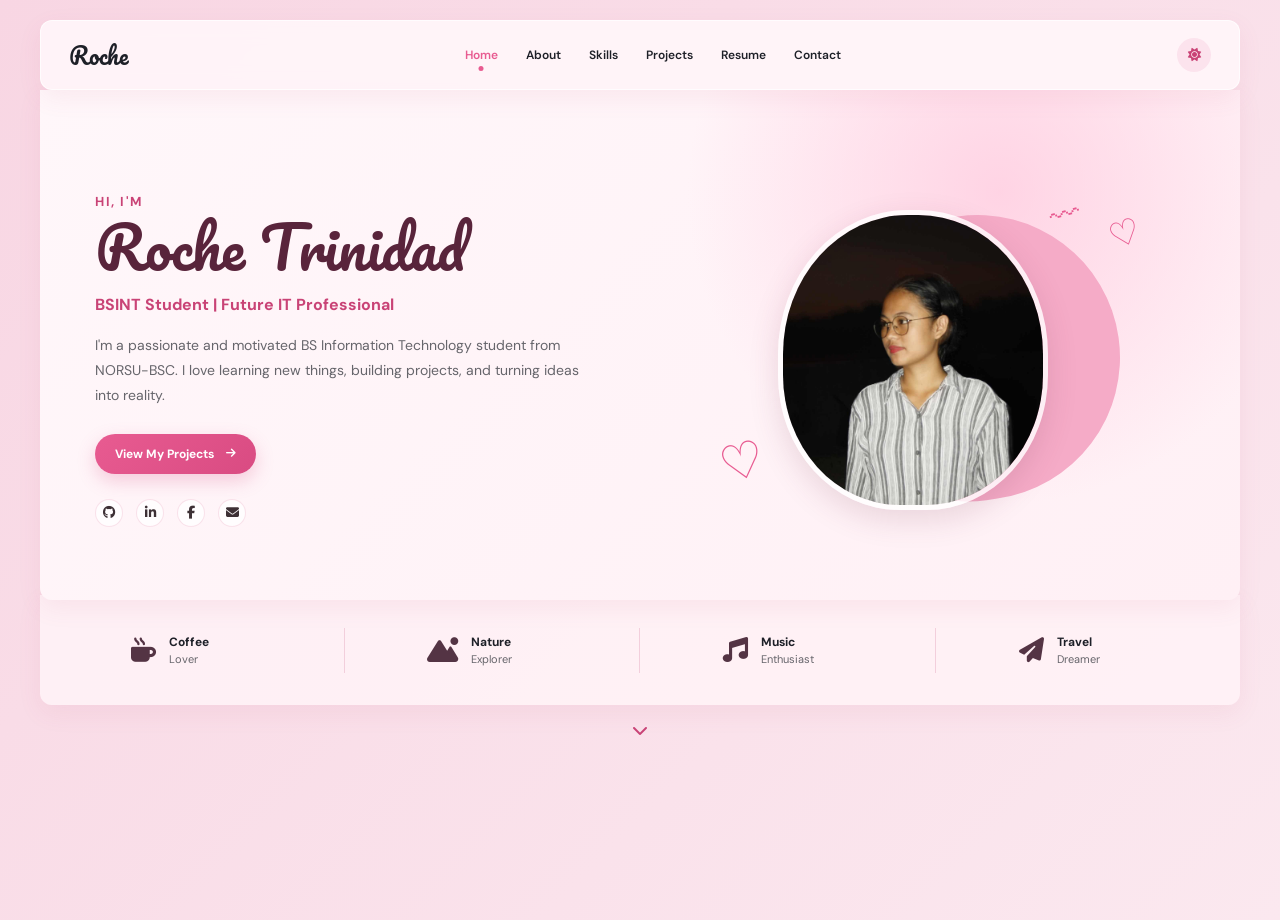
<file: index.html>
<!DOCTYPE html>
    <html lang="en">
    <head>
        <meta charset="UTF-8">
        <meta name="viewport" content="width=device-width, initial-scale=1.0">

        <title>Roche Trinidad | Portfolio</title>

        <!-- Google Fonts -->
        <link rel="preconnect" href="https://fonts.googleapis.com">
        <link rel="preconnect" href="https://fonts.gstatic.com" crossorigin>

        <link href="https://fonts.googleapis.com/css2?family=DM+Sans:wght@400;500;600;700&family=Pacifico&display=swap" rel="stylesheet">

        <link rel="stylesheet"
            href="https://cdnjs.cloudflare.com/ajax/libs/font-awesome/6.5.2/css/all.min.css">

        <link rel="stylesheet" href="style.css">
    </head>

    <body>

        <header class="header">

            <div class="logo">
                Roche
            </div>

            <nav class="navbar">
                <a href="index.html" class="active">Home</a>
                <a href="about.html">About</a>
                <a href="skills.html">Skills</a>
                <a href="projects.html">Projects</a>
                <a href="resume.html">Resume</a>
                <a href="contact.html">Contact</a>
            </nav>

            <button class="theme-btn" id="themeBtn" aria-label="Change theme">
                <i class="fa-solid fa-sun"></i>
            </button>

        </header>


        <main>

            <section class="hero">

                <!-- LEFT SIDE -->
                <div class="hero-content">

                    <p class="small-title">
                        HI, I'M
                    </p>

                    <h1>
                        Roche Trinidad
                    </h1>

                    <h2>
                        BSINT Student | Future IT Professional
                    </h2>

                    <p class="hero-description">
                        I'm a passionate and motivated BS Information Technology
                        student from NORSU-BSC. I love learning new things,
                        building projects, and turning ideas into reality.
                    </p>

                    <a href="projects.html" class="primary-btn">
                        View My Projects
                        <i class="fa-solid fa-arrow-right"></i>
                    </a>


                    <!-- SOCIAL LINKS -->
                    <div class="social-links">

                        <a href="#" aria-label="GitHub">
                            <i class="fa-brands fa-github"></i>
                        </a>

                        <a href="#" aria-label="LinkedIn">
                            <i class="fa-brands fa-linkedin-in"></i>
                        </a>

                        <a href="#" aria-label="Facebook">
                            <i class="fa-brands fa-facebook-f"></i>
                        </a>

                        <a href="mailto:rochetrinidad@gmail.com"
                        aria-label="Email">
                            <i class="fa-solid fa-envelope"></i>
                        </a>

                    </div>

                </div>


                <!-- RIGHT SIDE -->
                <div class="hero-image-container">

                    <!-- Decorative circle -->
                    <div class="pink-circle"></div>

                    <!-- Profile image -->
                    <div class="profile-frame">

                        <img
                            src="img/profile.jpg"
                            alt="Roche Trinidad"
                            class="profile-image"
                        >

                    </div>

                    <!-- Decorative doodles -->
                    <div class="doodle doodle-one">
                        ♡
                    </div>

                    <div class="doodle doodle-two">
                        〰
                    </div>

                    <div class="doodle doodle-three">
                        ♡
                    </div>

                </div>

            </section>



            <section class="highlights">

                <div class="highlight-item">

                    <div class="highlight-icon">
                        <i class="fa-solid fa-mug-hot"></i>
                    </div>

                    <div>
                        <h3>Coffee</h3>
                        <p>Lover</p>
                    </div>

                </div>


                <div class="highlight-divider"></div>


                <div class="highlight-item">

                    <div class="highlight-icon">
                        <i class="fa-solid fa-mountain-sun"></i>
                    </div>

                    <div>
                        <h3>Nature</h3>
                        <p>Explorer</p>
                    </div>

                </div>


                <div class="highlight-divider"></div>


                <div class="highlight-item">

                    <div class="highlight-icon">
                        <i class="fa-solid fa-music"></i>
                    </div>

                    <div>
                        <h3>Music</h3>
                        <p>Enthusiast</p>
                    </div>

                </div>


                <div class="highlight-divider"></div>


                <div class="highlight-item">

                    <div class="highlight-icon">
                        <i class="fa-solid fa-paper-plane"></i>
                    </div>

                    <div>
                        <h3>Travel</h3>
                        <p>Dreamer</p>
                    </div>

                </div>

            </section>



            <div class="bottom-wave">

                <div class="wave-shape"></div>

            </div>


            <a href="about.html" class="scroll-down">
                <i class="fa-solid fa-chevron-down"></i>
            </a>

        </main>


        <script src="script.js"></script>

    </body>
    </html>
</file>
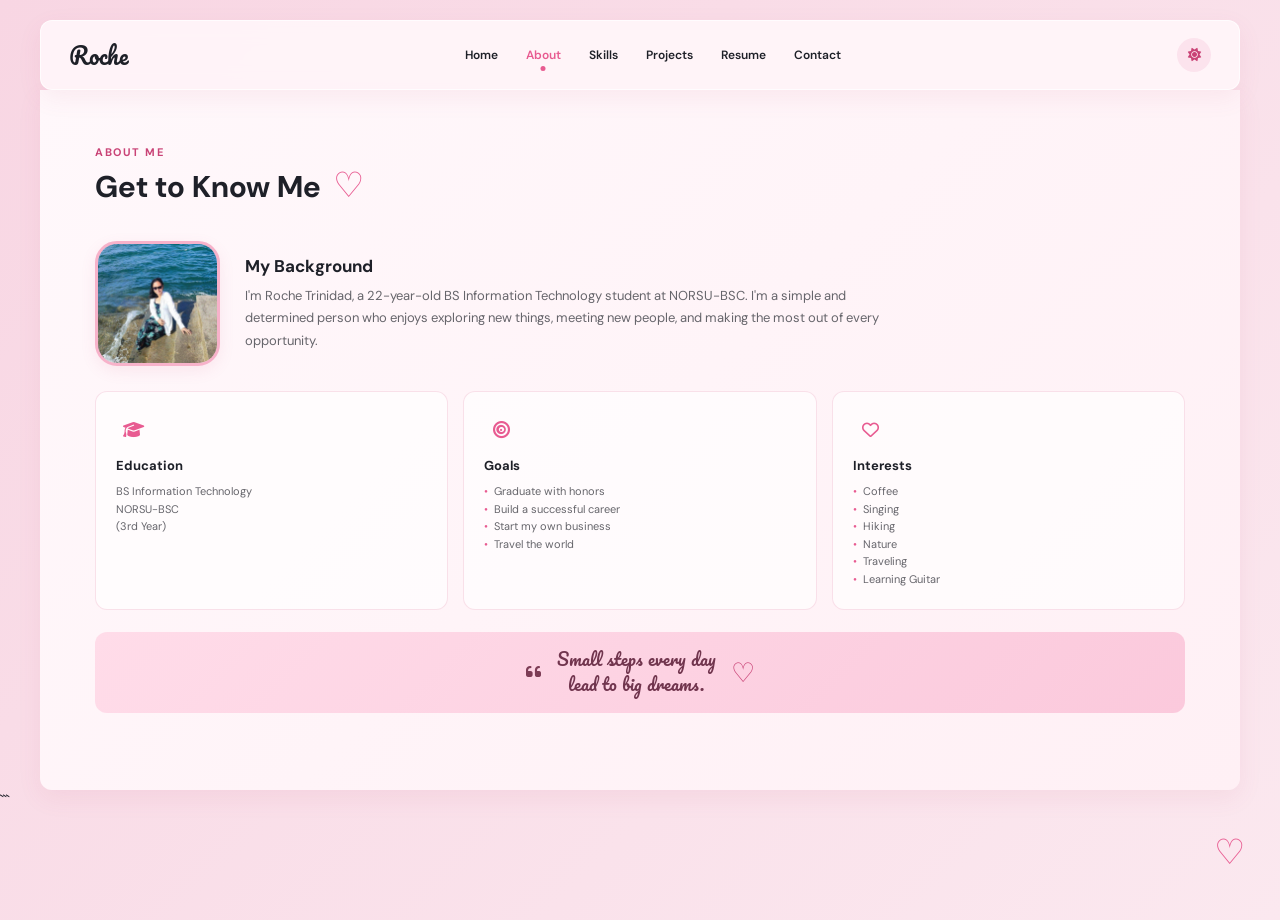
<file: about.html>
<!DOCTYPE html>
<html lang="en">
<head>
    <meta charset="UTF-8">
    <meta name="viewport" content="width=device-width, initial-scale=1.0">

    <title>About Roche Trinidad</title>

    <link rel="preconnect" href="https://fonts.googleapis.com">
    <link rel="preconnect" href="https://fonts.gstatic.com" crossorigin>

    <link href="https://fonts.googleapis.com/css2?family=DM+Sans:wght@400;500;600;700&family=Pacifico&display=swap" rel="stylesheet">

    <link rel="stylesheet"
          href="https://cdnjs.cloudflare.com/ajax/libs/font-awesome/6.5.2/css/all.min.css">

    <!-- Main CSS -->
    <link rel="stylesheet" href="style.css">
</head>

<body>

    <!-- ================= HEADER ================= -->

    <header class="header">

        <div class="logo">
            Roche
        </div>

        <nav class="navbar">
            <a href="index.html">Home</a>
            <a href="about.html" class="active">About</a>
            <a href="skills.html">Skills</a>
            <a href="projects.html">Projects</a>
            <a href="resume.html">Resume</a>
            <a href="contact.html">Contact</a>
        </nav>

        <button class="theme-btn" id="themeBtn" aria-label="Change theme">
            <i class="fa-solid fa-sun"></i>
        </button>

    </header>


    <!-- ================= ABOUT PAGE ================= -->

    <main class="page-container">

        

        <section class="page-heading">

            <p class="section-label">
                ABOUT ME
            </p>

            <h1>
                Get to Know Me
                <span class="heading-heart">♡</span>
            </h1>

        </section>


        <!-- ================= BACKGROUND ================= -->

        <section class="about-intro">

            <div class="about-photo">

                <img
                    src="img/nature.jpg"
                    alt="Roche exploring nature"
                >

            </div>


            <div class="about-text">

                <h2>
                    My Background
                </h2>

                <p>
                    I'm Roche Trinidad, a 22-year-old BS Information
                    Technology student at NORSU-BSC. I'm a simple and
                    determined person who enjoys exploring new things,
                    meeting new people, and making the most out of every
                    opportunity.
                </p>

            </div>

        </section>


        <!-- ================= INFORMATION CARDS ================= -->

        <section class="about-cards">


            <!-- EDUCATION -->

            <div class="about-card">

                <div class="card-icon">
                    <i class="fa-solid fa-graduation-cap"></i>
                </div>

                <h3>
                    Education
                </h3>

                <p>
                    BS Information Technology
                    <br>
                    NORSU-BSC
                    <br>
                    (3rd Year)
                </p>

            </div>


            <!-- GOALS -->

            <div class="about-card">

                <div class="card-icon">
                    <i class="fa-solid fa-bullseye"></i>
                </div>

                <h3>
                    Goals
                </h3>

                <ul>
                    <li>Graduate with honors</li>
                    <li>Build a successful career</li>
                    <li>Start my own business</li>
                    <li>Travel the world</li>
                </ul>

            </div>


            <!-- INTERESTS -->

            <div class="about-card">

                <div class="card-icon">
                    <i class="fa-regular fa-heart"></i>
                </div>

                <h3>
                    Interests
                </h3>

                <ul>
                    <li>Coffee</li>
                    <li>Singing</li>
                    <li>Hiking</li>
                    <li>Nature</li>
                    <li>Traveling</li>
                    <li>Learning Guitar</li>
                </ul>

            </div>

        </section>


        <!-- ================= QUOTE ================= -->

        <section class="quote-box">

            <div class="quote-mark">
                <i class="fa-solid fa-quote-left"></i>
            </div>

            <p>
                Small steps every day
                <br>
                lead to big dreams.
            </p>

            <span class="quote-heart">
                ♡
            </span>

        </section>

    </main>


    <!-- ================= FOOTER DECORATION ================= -->

    <div class="page-decoration">
        <span>♡</span>
    </div>


    <!-- ================= JAVASCRIPT ================= -->

    <script src="script.js"></script>

</body>
</html>
```
</file>
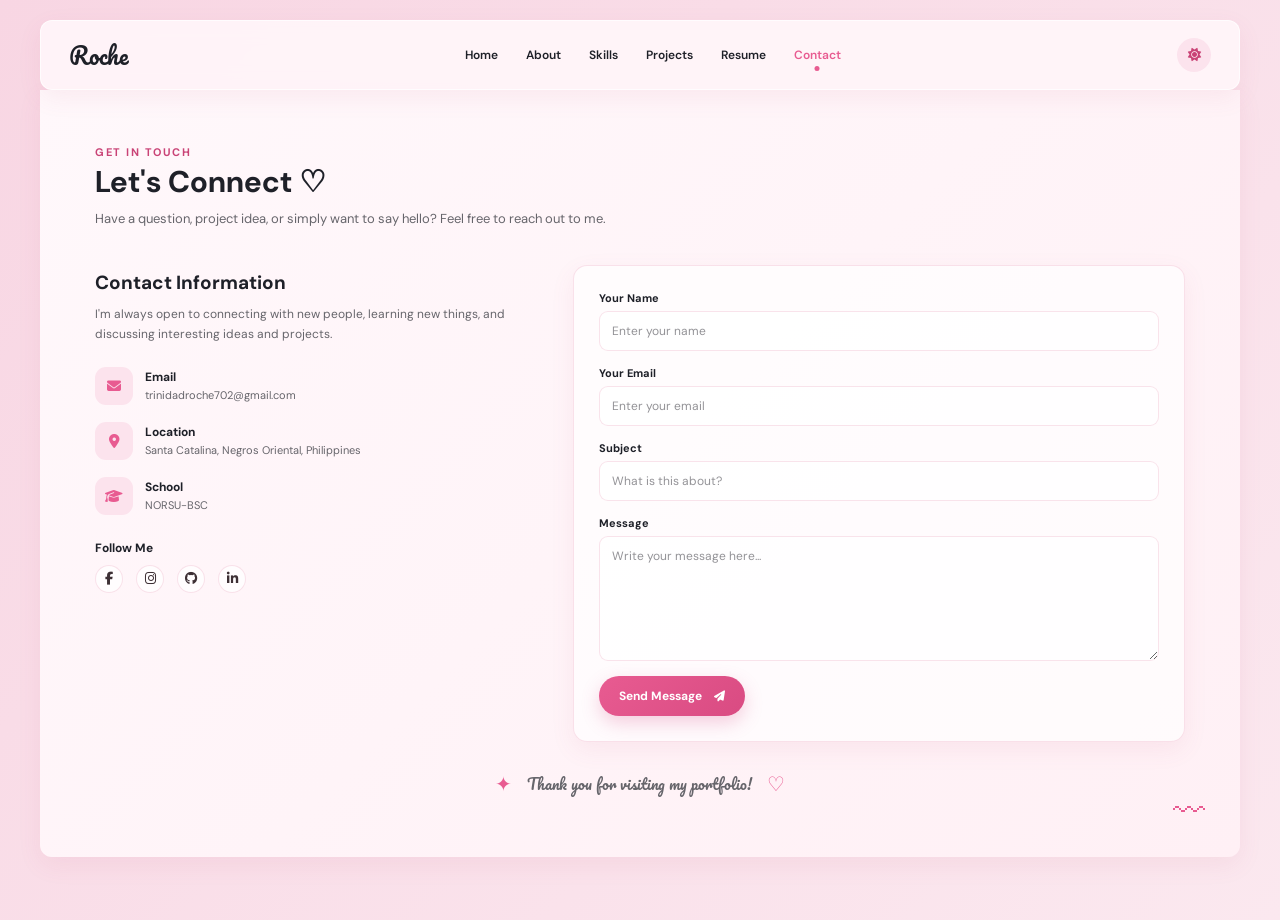
<file: contact.html>
<!DOCTYPE html>
<html lang="en">
<head>
    <meta charset="UTF-8">
    <meta name="viewport" content="width=device-width, initial-scale=1.0">

    <title>Contact | Roche Trinidad</title>

    <!-- Google Fonts -->
    <link rel="preconnect" href="https://fonts.googleapis.com">
    <link rel="preconnect" href="https://fonts.gstatic.com" crossorigin>

    <link href="https://fonts.googleapis.com/css2?family=DM+Sans:wght@400;500;600;700&family=Pacifico&display=swap" rel="stylesheet">

    <!-- Font Awesome -->
    <link rel="stylesheet"
          href="https://cdnjs.cloudflare.com/ajax/libs/font-awesome/6.5.2/css/all.min.css">

    <!-- Main CSS -->
    <link rel="stylesheet" href="style.css">
</head>

<body>

    <!-- ================= HEADER ================= -->

    <header class="header">

        <div class="logo">
            Roche
        </div>

        <nav class="navbar">

            <a href="index.html">
                Home
            </a>

            <a href="about.html">
                About
            </a>

            <a href="skills.html">
                Skills
            </a>

            <a href="projects.html">
                Projects
            </a>

            <a href="resume.html">
                Resume
            </a>

            <a href="contact.html" class="active">
                Contact
            </a>

        </nav>

        <button
            class="theme-btn"
            id="themeBtn"
            aria-label="Change theme">

            <i class="fa-solid fa-sun"></i>

        </button>

    </header>


    <!-- ================= CONTACT PAGE ================= -->

    <main class="page-container contact-page">


        <!-- ================= PAGE HEADING ================= -->

        <section class="page-heading">

            <p class="section-label">
                GET IN TOUCH
            </p>

            <h1>
                Let's Connect
                <span class="heading-decoration">
                    ♡
                </span>
            </h1>

            <p class="page-description">
                Have a question, project idea, or simply want to say
                hello? Feel free to reach out to me.
            </p>

        </section>


        <!-- ================= CONTACT CONTENT ================= -->

        <section class="contact-grid">


            <!-- ================= CONTACT INFORMATION ================= -->

            <div class="contact-info">

                <h2>
                    Contact Information
                </h2>

                <p class="contact-intro">
                    I'm always open to connecting with new people,
                    learning new things, and discussing interesting
                    ideas and projects.
                </p>


                <!-- EMAIL -->

                <div class="contact-item">

                    <div class="contact-icon">
                        <i class="fa-solid fa-envelope"></i>
                    </div>

                    <div>
                        <h3>
                            Email
                        </h3>

                        <p>
                            trinidadroche702@gmail.com
                        </p>
                    </div>

                </div>


                <!-- LOCATION -->

                <div class="contact-item">

                    <div class="contact-icon">
                        <i class="fa-solid fa-location-dot"></i>
                    </div>

                    <div>
                        <h3>
                            Location
                        </h3>

                        <p>
                            Santa Catalina, Negros Oriental, Philippines
                        </p>
                    </div>

                </div>


                <!-- EDUCATION -->

                <div class="contact-item">

                    <div class="contact-icon">
                        <i class="fa-solid fa-graduation-cap"></i>
                    </div>

                    <div>
                        <h3>
                            School
                        </h3>

                        <p>
                            NORSU-BSC
                        </p>
                    </div>

                </div>


                <!-- SOCIAL MEDIA -->

                <div class="contact-social">

                    <h3>
                        Follow Me
                    </h3>

                    <div class="social-links">

                        <a href="https://www.facebook.com/trinidad.roche.3"
                           aria-label="Facebook" target="_blank">

                            <i class="fa-brands fa-facebook-f"></i>

                        </a>

                        <a href="https://www.instagram.com/cheng_koyyy?stkn=MWhxZGx6eHo1a3o1MQ=="
                           aria-label="Instagram" target="_blank">

                            <i class="fa-brands fa-instagram"></i>

                        </a>

                        <a href="http://github.com/trinidadroche702-creator"
                           aria-label="GitHub" target="_blank">

                            <i class="fa-brands fa-github"></i>

                        </a>

                        <a href="https://www.linkedin.com/in/trinidad-roche-70421343b/"
                           aria-label="LinkedIn" target="_blank">

                            <i class="fa-brands fa-linkedin-in"></i>

                        </a>

                    </div>

                </div>

            </div>


            <!-- ================= CONTACT FORM ================= -->

            <div class="contact-form-container">

                <form
                    class="contact-form"
                    id="contactForm">


                    <!-- NAME -->

                    <div class="form-group">

                        <label for="name">
                            Your Name
                        </label>

                        <input
                            type="text"
                            id="name"
                            name="name"
                            placeholder="Enter your name"
                            required>

                    </div>


                    <!-- EMAIL -->

                    <div class="form-group">

                        <label for="email">
                            Your Email
                        </label>

                        <input
                            type="email"
                            id="email"
                            name="email"
                            placeholder="Enter your email"
                            required>

                    </div>


                    <!-- SUBJECT -->

                    <div class="form-group">

                        <label for="subject">
                            Subject
                        </label>

                        <input
                            type="text"
                            id="subject"
                            name="subject"
                            placeholder="What is this about?"
                            required>

                    </div>


                    <!-- MESSAGE -->

                    <div class="form-group">

                        <label for="message">
                            Message
                        </label>

                        <textarea
                            id="message"
                            name="message"
                            rows="6"
                            placeholder="Write your message here..."
                            required></textarea>

                    </div>


                    <!-- SUBMIT -->

                    <button
                        type="submit"
                        class="primary-btn">

                        Send Message

                        <i class="fa-solid fa-paper-plane"></i>

                    </button>

                </form>

            </div>

        </section>


        <!-- ================= CLOSING MESSAGE ================= -->

        <section class="contact-message">

            <span>
                ✦
            </span>

            <p>
                Thank you for visiting my portfolio!
            </p>

            <span>
                ♡
            </span>

        </section>


        <!-- ================= DECORATION ================= -->

        <div class="contact-decoration">
            〰
        </div>

    </main>


    <!-- ================= JAVASCRIPT ================= -->

    <script src="script.js"></script>

</body>
</html>
</file>
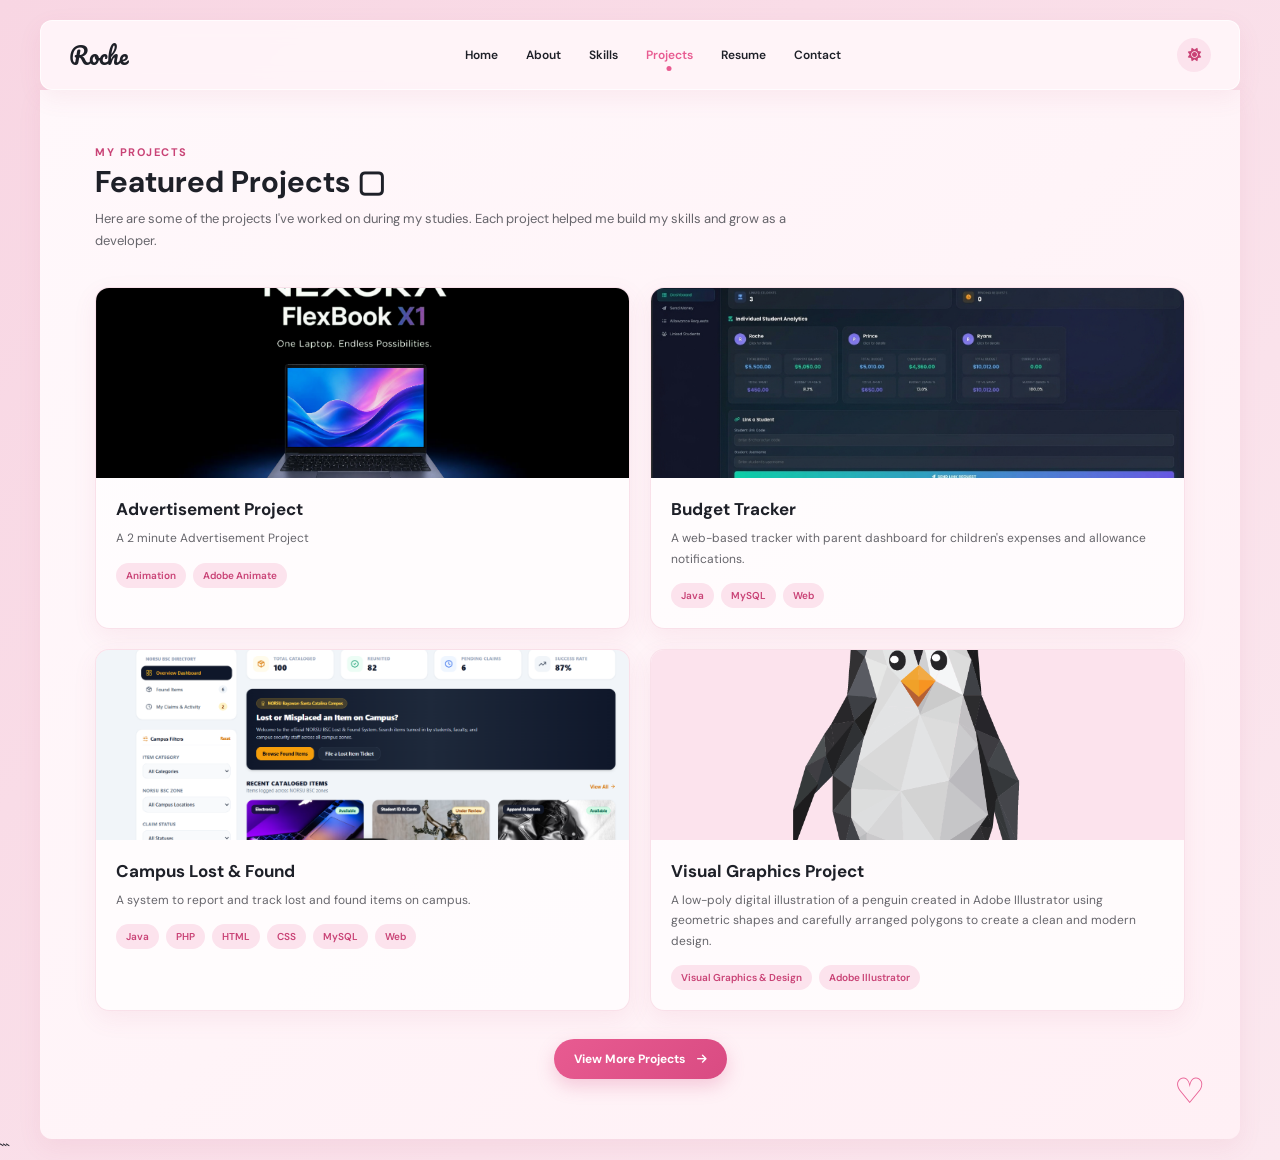
<file: projects.html>
<!DOCTYPE html>
<html lang="en">
<head>
    <meta charset="UTF-8">
    <meta name="viewport" content="width=device-width, initial-scale=1.0">

    <title>Projects | Roche Trinidad</title>

    <!-- Google Fonts -->
    <link rel="preconnect" href="https://fonts.googleapis.com">
    <link rel="preconnect" href="https://fonts.gstatic.com" crossorigin>

    <link href="https://fonts.googleapis.com/css2?family=DM+Sans:wght@400;500;600;700&family=Pacifico&display=swap" rel="stylesheet">

    <!-- Font Awesome -->
    <link rel="stylesheet"
          href="https://cdnjs.cloudflare.com/ajax/libs/font-awesome/6.5.2/css/all.min.css">

    <!-- Main CSS -->
    <link rel="stylesheet" href="style.css">
</head>

<body>

    <!-- ================= HEADER ================= -->

    <header class="header">

        <div class="logo">
            Roche
        </div>

        <nav class="navbar">

            <a href="index.html">
                Home
            </a>

            <a href="about.html">
                About
            </a>

            <a href="skills.html">
                Skills
            </a>

            <a href="projects.html" class="active">
                Projects
            </a>

            <a href="resume.html">
                Resume
            </a>

            <a href="contact.html">
                Contact
            </a>

        </nav>

        <button
            class="theme-btn"
            id="themeBtn"
            aria-label="Change theme">

            <i class="fa-solid fa-sun"></i>

        </button>

    </header>


    <!-- ================= PROJECTS PAGE ================= -->

    <main class="page-container projects-page">


        <!-- PAGE HEADING -->

        <section class="page-heading">

            <p class="section-label">
                MY PROJECTS
            </p>

            <h1>
                Featured Projects
                <span class="heading-decoration">
                    ▢
                </span>
            </h1>

            <p class="page-description">
                Here are some of the projects I've worked on during my
                studies. Each project helped me build my skills and
                grow as a developer.
            </p>

        </section>


        <!-- ================= PROJECT GRID ================= -->

        <section class="projects-grid">


            <!-- ================= PROJECT 1 ================= -->

            <article class="project-card">

                <div class="project-image">

                    <img
                        src="img/Nexora.png"
                        alt="Animation project"
                    >

                </div>

                <div class="project-content">

                    <h2>
                        Advertisement Project
                    </h2>

                    <p>
                        A 2 minute Advertisement Project
                    </p>

                    <div class="project-tech">

                        <span>
                            Animation
                        </span>

                        <span>
                            Adobe Animate
                        </span>

                    </div>

                </div>

            </article>


            <!-- ================= PROJECT 2 ================= -->

            <article class="project-card">

                <div class="project-image">

                    <img
                        src="img/removed-blur.jpg"
                        alt="Budget Tracker project"
                    >

                </div>

                <div class="project-content">

                    <h2>
                        Budget Tracker
                    </h2>

                    <p>
                        A web-based tracker with parent dashboard
                        for children's expenses and allowance
                        notifications.
                    </p>

                    <div class="project-tech">

                        <span>
                            Java
                        </span>

                        <span>
                            MySQL
                        </span>

                        <span>
                            Web
                        </span>

                    </div>

                </div>

            </article>


            <!-- ================= PROJECT 3 ================= -->

            <article class="project-card">

                <div class="project-image">

                    <img
                        src="img/Campus.png"
                        alt="Campus Lost and Found project"
                    >

                </div>

                <div class="project-content">

                    <h2>
                        Campus Lost &amp; Found
                    </h2>

                    <p>
                        A system to report and track lost and found
                        items on campus.
                    </p>

                    <div class="project-tech">

                        <span>
                            Java
                        </span>

                        <span>
                            PHP
                        </span>

                        <span>
                            HTML
                        </span>

                        <span>
                            CSS
                        </span>

                        <span>
                            MySQL
                        </span>

                        <span>
                            Web
                        </span>

                    </div>

                </div>

            </article>
            
            
            <!-- ================= PROJECT 4 ================= -->
            
            <article class="project-card">

                <div class="project-image">

                    <img
                        src="img/Poly Art.png"
                        alt="Visual Graphics & Design Project"
                    >

                </div>

                <div class="project-content">

                    <h2>
                        Visual Graphics Project
                    </h2>

                    <p>
                        A low-poly digital illustration of a penguin created in Adobe Illustrator using geometric shapes and carefully arranged polygons to create a clean and modern design.
                    </p>

                    <div class="project-tech">

                        <span>
                            Visual Graphics & Design
                        </span>

                        <span>
                            Adobe Illustrator
                        </span>

                    </div>

                </div>

            </article>
            

        </section>


        <!-- ================= VIEW MORE BUTTON ================= -->

        <div class="projects-button">

            <a href="contact.html" class="primary-btn">

                View More Projects

                <i class="fa-solid fa-arrow-right"></i>

            </a>

        </div>


        <!-- ================= DECORATION ================= -->

        <div class="project-decoration">
            ♡
        </div>

    </main>


    <!-- ================= JAVASCRIPT ================= -->

    <script src="script.js"></script>

</body>
</html>
```
</file>
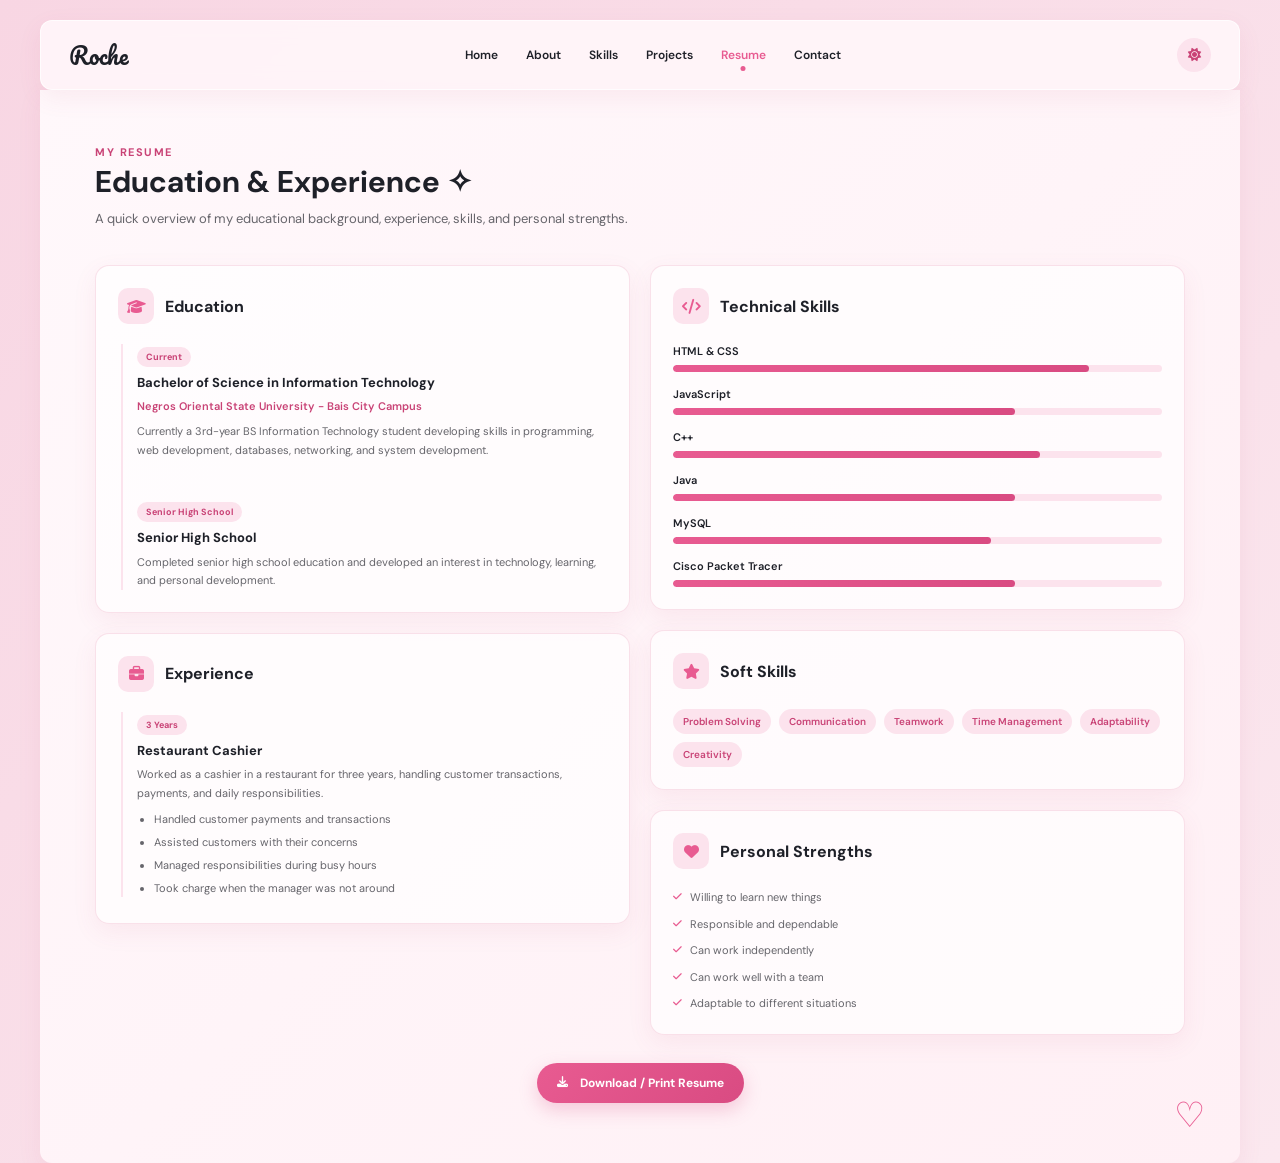
<file: resume.html>
<!DOCTYPE html>
<html lang="en">
<head>
    <meta charset="UTF-8">
    <meta name="viewport" content="width=device-width, initial-scale=1.0">

    <title>Resume | Roche Trinidad</title>

    <!-- Google Fonts -->
    <link rel="preconnect" href="https://fonts.googleapis.com">
    <link rel="preconnect" href="https://fonts.gstatic.com" crossorigin>

    <link href="https://fonts.googleapis.com/css2?family=DM+Sans:wght@400;500;600;700&family=Pacifico&display=swap" rel="stylesheet">

    <!-- Font Awesome -->
    <link rel="stylesheet"
          href="https://cdnjs.cloudflare.com/ajax/libs/font-awesome/6.5.2/css/all.min.css">

    <!-- Main CSS -->
    <link rel="stylesheet" href="style.css">
</head>

<body>

    <!-- ================= HEADER ================= -->

    <header class="header">

        <div class="logo">
            Roche
        </div>

        <nav class="navbar">

            <a href="index.html">
                Home
            </a>

            <a href="about.html">
                About
            </a>

            <a href="skills.html">
                Skills
            </a>

            <a href="projects.html">
                Projects
            </a>

            <a href="resume.html" class="active">
                Resume
            </a>

            <a href="contact.html">
                Contact
            </a>

        </nav>

        <button
            class="theme-btn"
            id="themeBtn"
            aria-label="Change theme">

            <i class="fa-solid fa-sun"></i>

        </button>

    </header>


    <!-- ================= RESUME PAGE ================= -->

    <main class="page-container resume-page">


        <!-- ================= PAGE HEADING ================= -->

        <section class="page-heading">

            <p class="section-label">
                MY RESUME
            </p>

            <h1>
                Education & Experience
                <span class="heading-decoration">
                    ✧
                </span>
            </h1>

            <p class="page-description">
                A quick overview of my educational background,
                experience, skills, and personal strengths.
            </p>

        </section>


        <!-- ================= RESUME CONTENT ================= -->

        <section class="resume-grid">


            <!-- ================= LEFT COLUMN ================= -->

            <div class="resume-column">


                <!-- EDUCATION -->

                <div class="resume-section">

                    <div class="resume-section-title">

                        <div class="resume-icon">
                            <i class="fa-solid fa-graduation-cap"></i>
                        </div>

                        <h2>
                            Education
                        </h2>

                    </div>


                    <div class="resume-item">

                        <span class="resume-date">
                            Current
                        </span>

                        <h3>
                            Bachelor of Science in Information Technology
                        </h3>

                        <p class="resume-school">
                            Negros Oriental State University -
                            Bais City Campus
                        </p>

                        <p>
                            Currently a 3rd-year BS Information Technology
                            student developing skills in programming,
                            web development, databases, networking,
                            and system development.
                        </p>

                    </div>


                    <div class="resume-item">

                        <span class="resume-date">
                            Senior High School
                        </span>

                        <h3>
                            Senior High School
                        </h3>

                        <p>
                            Completed senior high school education and
                            developed an interest in technology,
                            learning, and personal development.
                        </p>

                    </div>

                </div>


                <!-- EXPERIENCE -->

                <div class="resume-section">

                    <div class="resume-section-title">

                        <div class="resume-icon">
                            <i class="fa-solid fa-briefcase"></i>
                        </div>

                        <h2>
                            Experience
                        </h2>

                    </div>


                    <div class="resume-item">

                        <span class="resume-date">
                            3 Years
                        </span>

                        <h3>
                            Restaurant Cashier
                        </h3>

                        <p>
                            Worked as a cashier in a restaurant for
                            three years, handling customer transactions,
                            payments, and daily responsibilities.
                        </p>

                        <ul>

                            <li>
                                Handled customer payments and transactions
                            </li>

                            <li>
                                Assisted customers with their concerns
                            </li>

                            <li>
                                Managed responsibilities during busy hours
                            </li>

                            <li>
                                Took charge when the manager was not around
                            </li>

                        </ul>

                    </div>

                </div>

            </div>


            <!-- ================= RIGHT COLUMN ================= -->

            <div class="resume-column">


                <!-- TECHNICAL SKILLS -->

                <div class="resume-section">

                    <div class="resume-section-title">

                        <div class="resume-icon">
                            <i class="fa-solid fa-code"></i>
                        </div>

                        <h2>
                            Technical Skills
                        </h2>

                    </div>


                    <div class="resume-skills">

                        <div class="resume-skill">
                            <span>HTML & CSS</span>
                            <div class="skill-bar">
                                <span style="width: 85%;"></span>
                            </div>
                        </div>


                        <div class="resume-skill">
                            <span>JavaScript</span>
                            <div class="skill-bar">
                                <span style="width: 70%;"></span>
                            </div>
                        </div>


                        <div class="resume-skill">
                            <span>C++</span>
                            <div class="skill-bar">
                                <span style="width: 75%;"></span>
                            </div>
                        </div>


                        <div class="resume-skill">
                            <span>Java</span>
                            <div class="skill-bar">
                                <span style="width: 70%;"></span>
                            </div>
                        </div>


                        <div class="resume-skill">
                            <span>MySQL</span>
                            <div class="skill-bar">
                                <span style="width: 65%;"></span>
                            </div>
                        </div>


                        <div class="resume-skill">
                            <span>Cisco Packet Tracer</span>
                            <div class="skill-bar">
                                <span style="width: 70%;"></span>
                            </div>
                        </div>

                    </div>

                </div>


                <!-- SOFT SKILLS -->

                <div class="resume-section">

                    <div class="resume-section-title">

                        <div class="resume-icon">
                            <i class="fa-solid fa-star"></i>
                        </div>

                        <h2>
                            Soft Skills
                        </h2>

                    </div>


                    <div class="resume-tags">

                        <span>
                            Problem Solving
                        </span>

                        <span>
                            Communication
                        </span>

                        <span>
                            Teamwork
                        </span>

                        <span>
                            Time Management
                        </span>

                        <span>
                            Adaptability
                        </span>

                        <span>
                            Creativity
                        </span>

                    </div>

                </div>


                <!-- PERSONAL STRENGTHS -->

                <div class="resume-section">

                    <div class="resume-section-title">

                        <div class="resume-icon">
                            <i class="fa-solid fa-heart"></i>
                        </div>

                        <h2>
                            Personal Strengths
                        </h2>

                    </div>


                    <ul class="strength-list">

                        <li>
                            <i class="fa-solid fa-check"></i>
                            Willing to learn new things
                        </li>

                        <li>
                            <i class="fa-solid fa-check"></i>
                            Responsible and dependable
                        </li>

                        <li>
                            <i class="fa-solid fa-check"></i>
                            Can work independently
                        </li>

                        <li>
                            <i class="fa-solid fa-check"></i>
                            Can work well with a team
                        </li>

                        <li>
                            <i class="fa-solid fa-check"></i>
                            Adaptable to different situations
                        </li>

                    </ul>

                </div>

            </div>

        </section>


        <!-- ================= DOWNLOAD BUTTON ================= -->

        <div class="resume-button">

            <a href="#" class="primary-btn" onclick="window.print(); return false;">

                <i class="fa-solid fa-download"></i>

                Download / Print Resume

            </a>

        </div>


        <!-- ================= DECORATION ================= -->

        <div class="resume-decoration">
            ♡
        </div>

    </main>


    <!-- ================= JAVASCRIPT ================= -->

    <script src="script.js"></script>

</body>
</html>
</file>
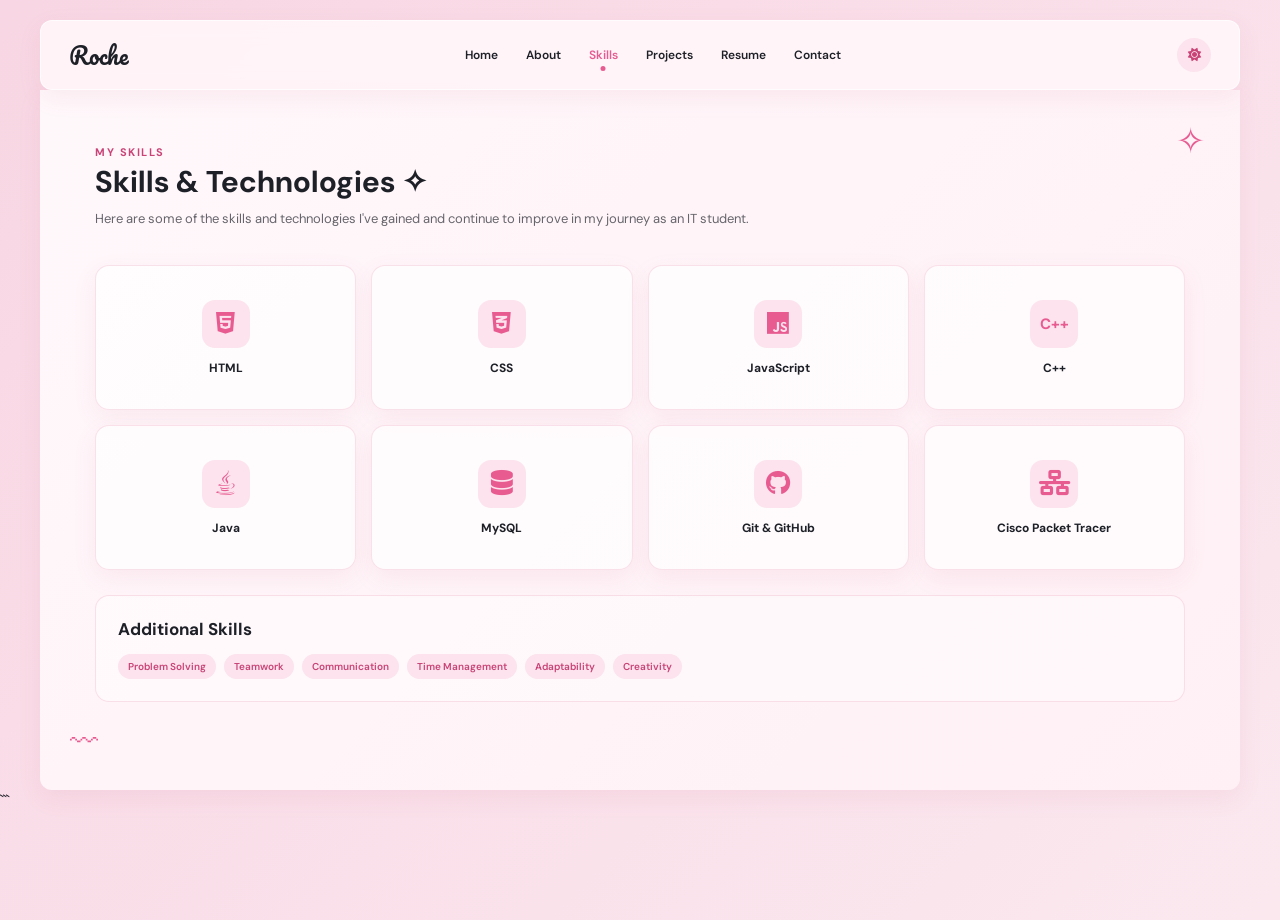
<file: skills.html>
<!DOCTYPE html>
<html lang="en">
<head>
    <meta charset="UTF-8">
    <meta name="viewport" content="width=device-width, initial-scale=1.0">

    <title>Skills | Roche Trinidad</title>

    <!-- Google Fonts -->
    <link rel="preconnect" href="https://fonts.googleapis.com">
    <link rel="preconnect" href="https://fonts.gstatic.com" crossorigin>

    <link href="https://fonts.googleapis.com/css2?family=DM+Sans:wght@400;500;600;700&family=Pacifico&display=swap" rel="stylesheet">

    <!-- Font Awesome -->
    <link rel="stylesheet"
          href="https://cdnjs.cloudflare.com/ajax/libs/font-awesome/6.5.2/css/all.min.css">

    <!-- Main CSS -->
    <link rel="stylesheet" href="style.css">
</head>

<body>

    <!-- ================= HEADER ================= -->

    <header class="header">

        <div class="logo">
            Roche
        </div>

        <nav class="navbar">

            <a href="index.html">
                Home
            </a>

            <a href="about.html">
                About
            </a>

            <a href="skills.html" class="active">
                Skills
            </a>

            <a href="projects.html">
                Projects
            </a>

            <a href="resume.html">
                Resume
            </a>

            <a href="contact.html">
                Contact
            </a>

        </nav>

        <button
            class="theme-btn"
            id="themeBtn"
            aria-label="Change theme">

            <i class="fa-solid fa-sun"></i>

        </button>

    </header>


    <!-- ================= SKILLS PAGE ================= -->

    <main class="page-container skills-page">


        <!-- PAGE TITLE -->

        <section class="page-heading">

            <p class="section-label">
                MY SKILLS
            </p>

            <h1>
                Skills & Technologies
                <span class="heading-decoration">
                    ✧
                </span>
            </h1>

            <p class="page-description">
                Here are some of the skills and technologies I've gained
                and continue to improve in my journey as an IT student.
            </p>

        </section>


        <!-- ================= TECHNOLOGY SKILLS ================= -->

        <section class="technology-grid">


            <!-- HTML -->

            <div class="technology-card">

                <div class="technology-icon html-icon">
                    <i class="fa-brands fa-html5"></i>
                </div>

                <h3>
                    HTML
                </h3>

            </div>


            <!-- CSS -->

            <div class="technology-card">

                <div class="technology-icon css-icon">
                    <i class="fa-brands fa-css3-alt"></i>
                </div>

                <h3>
                    CSS
                </h3>

            </div>


            <!-- JAVASCRIPT -->

            <div class="technology-card">

                <div class="technology-icon js-icon">
                    <i class="fa-brands fa-js"></i>
                </div>

                <h3>
                    JavaScript
                </h3>

            </div>


            <!-- C++ -->

            <div class="technology-card">

                <div class="technology-icon cpp-icon">
                    <span>C++</span>
                </div>

                <h3>
                    C++
                </h3>

            </div>


            <!-- JAVA -->

            <div class="technology-card">

                <div class="technology-icon java-icon">
                    <i class="fa-brands fa-java"></i>
                </div>

                <h3>
                    Java
                </h3>

            </div>


            <!-- MYSQL -->

            <div class="technology-card">

                <div class="technology-icon mysql-icon">
                    <i class="fa-solid fa-database"></i>
                </div>

                <h3>
                    MySQL
                </h3>

            </div>


            <!-- GITHUB -->

            <div class="technology-card">

                <div class="technology-icon github-icon">
                    <i class="fa-brands fa-github"></i>
                </div>

                <h3>
                    Git & GitHub
                </h3>

            </div>


            <!-- CISCO -->

            <div class="technology-card">

                <div class="technology-icon cisco-icon">
                    <i class="fa-solid fa-network-wired"></i>
                </div>

                <h3>
                    Cisco Packet Tracer
                </h3>

            </div>

        </section>


        <!-- ================= ADDITIONAL SKILLS ================= -->

        <section class="additional-skills">

            <h2>
                Additional Skills
            </h2>


            <div class="skill-tags">

                <span>
                    Problem Solving
                </span>

                <span>
                    Teamwork
                </span>

                <span>
                    Communication
                </span>

                <span>
                    Time Management
                </span>

                <span>
                    Adaptability
                </span>

                <span>
                    Creativity
                </span>

            </div>

        </section>


        <!-- ================= DECORATION ================= -->

        <div class="skills-decoration skills-decoration-one">
            ✧
        </div>

        <div class="skills-decoration skills-decoration-two">
            〰
        </div>

    </main>


    <!-- ================= JAVASCRIPT ================= -->

    <script src="script.js"></script>

</body>
</html>
```
</file>
<file: style.css>
@import url('https://fonts.googleapis.com/css2?family=DM+Sans:wght@400;500;600;700&family=Pacifico&display=swap');


/* =========================================================
   ROOT VARIABLES
   ========================================================= */

:root {
    --pink-main: #e85b91;
    --pink-dark: #c94376;
    --pink-light: #fce3ed;
    --pink-soft: #fff1f6;
    --pink-bg: #f9dce8;

    --text-dark: #1e2028;
    --text-gray: #66656b;
    --white: #ffffff;

    --border: rgba(221, 102, 145, 0.18);

    --shadow:
        0 8px 25px rgba(194, 76, 119, 0.08);

    --shadow-hover:
        0 12px 30px rgba(194, 76, 119, 0.15);

    --radius: 14px;

    --transition: 0.3s ease;
}


/* =========================================================
   DARK MODE VARIABLES
   ========================================================= */

body.dark-mode {
    --pink-light: #3b2530;
    --pink-soft: #241d21;
    --pink-bg: #171518;

    --text-dark: #f8f1f4;
    --text-gray: #c5b9be;

    --white: #211d20;

    --border: rgba(255, 154, 190, 0.15);

    background: #171518;
}


/* =========================================================
   RESET
   ========================================================= */

* {
    margin: 0;
    padding: 0;
    box-sizing: border-box;
}


html {
    scroll-behavior: smooth;
}


body {
    font-family: 'DM Sans', sans-serif;
    background: linear-gradient(
        135deg,
        #f8d6e3,
        #fbe8ef
    );

    color: var(--text-dark);

    min-height: 100vh;

    transition:
        background 0.3s ease,
        color 0.3s ease;
}


a {
    text-decoration: none;
    color: inherit;
}


button {
    font-family: inherit;
}


/* =========================================================
   HEADER
   ========================================================= */

.header {
    width: calc(100% - 40px);
    max-width: 1200px;

    margin: 20px auto 0;

    min-height: 70px;

    padding: 0 28px;

    display: flex;
    align-items: center;
    justify-content: space-between;

    background: rgba(255, 247, 250, 0.9);

    border: 1px solid rgba(255, 255, 255, 0.7);

    border-radius: 12px;

    box-shadow: var(--shadow);

    position: relative;
    z-index: 100;

    backdrop-filter: blur(10px);
}


body.dark-mode .header {
    background: rgba(35, 29, 33, 0.95);
}


/* =========================================================
   LOGO
   ========================================================= */

.logo {
    font-family: 'Pacifico', cursive;

    font-size: 23px;

    color: var(--text-dark);

    white-space: nowrap;
}


/* =========================================================
   NAVIGATION
   ========================================================= */

.navbar {
    display: flex;

    align-items: center;

    gap: 28px;
}


.navbar a {
    position: relative;

    font-size: 12px;

    font-weight: 600;

    color: var(--text-dark);

    transition: var(--transition);
}


.navbar a:hover {
    color: var(--pink-main);
}


.navbar a.active {
    color: var(--pink-main);
}


.navbar a.active::after {
    content: '';

    position: absolute;

    left: 50%;
    bottom: -8px;

    width: 5px;
    height: 5px;

    transform: translateX(-50%);

    border-radius: 50%;

    background: var(--pink-main);
}


/* =========================================================
   THEME BUTTON
   ========================================================= */

.theme-btn {
    width: 34px;
    height: 34px;

    border: none;

    border-radius: 50%;

    background: var(--pink-light);

    color: var(--pink-dark);

    cursor: pointer;

    display: flex;
    align-items: center;
    justify-content: center;

    transition: var(--transition);
}


.theme-btn:hover {
    transform: rotate(25deg) scale(1.08);

    background: var(--pink-main);

    color: white;
}


/* =========================================================
   MAIN HERO
   ========================================================= */

.hero {
    width: calc(100% - 40px);
    max-width: 1200px;

    min-height: 510px;

    margin: 0 auto;

    padding: 70px 55px 40px;

    background:
        radial-gradient(
            circle at 80% 20%,
            rgba(255, 195, 218, 0.65),
            transparent 30%
        ),
        linear-gradient(
            135deg,
            #fff7fa,
            #fff0f5
        );

    border-radius: 0 0 12px 12px;

    display: grid;

    grid-template-columns: 1fr 1fr;

    align-items: center;

    position: relative;

    overflow: hidden;

    box-shadow: var(--shadow);
}


body.dark-mode .hero {
    background:
        radial-gradient(
            circle at 80% 20%,
            rgba(150, 63, 99, 0.35),
            transparent 30%
        ),
        #241d21;
}


/* =========================================================
   HERO CONTENT
   ========================================================= */

.hero-content {
    max-width: 570px;

    position: relative;

    z-index: 5;
}


.small-title {
    font-size: 13px;

    font-weight: 700;

    letter-spacing: 1.5px;

    color: var(--pink-dark);

    margin-bottom: 5px;
}


.hero-content h1 {
    font-size: clamp(38px, 5vw, 58px);

    line-height: 1.1;

    font-family: 'Pacifico', cursive;

    font-weight: 400;

    color: #59243b;

    margin-bottom: 15px;
}


body.dark-mode .hero-content h1 {
    color: #ffabc9;
}


.hero-content h2 {
    font-size: 16px;

    font-weight: 700;

    color: var(--pink-dark);

    margin-bottom: 18px;
}


.hero-description {
    max-width: 500px;

    font-size: 14px;

    line-height: 1.8;

    color: var(--text-gray);

    margin-bottom: 25px;
}


/* =========================================================
   PRIMARY BUTTON
   ========================================================= */

.primary-btn {
    display: inline-flex;

    align-items: center;

    gap: 12px;

    padding: 12px 20px;

    background: linear-gradient(
        135deg,
        #e85b91,
        #d94b82
    );

    color: white;

    border-radius: 25px;

    font-size: 12px;

    font-weight: 700;

    box-shadow:
        0 7px 18px rgba(217, 75, 130, 0.25);

    transition: var(--transition);
}


.primary-btn:hover {
    transform: translateY(-3px);

    box-shadow:
        0 10px 22px rgba(217, 75, 130, 0.35);
}


.primary-btn i {
    font-size: 11px;
}


/* =========================================================
   SOCIAL LINKS
   ========================================================= */

.social-links {
    display: flex;

    align-items: center;

    gap: 13px;

    margin-top: 25px;
}


.social-links a {
    width: 28px;
    height: 28px;

    display: flex;

    justify-content: center;
    align-items: center;

    background: rgba(255, 255, 255, 0.8);

    border-radius: 50%;

    font-size: 13px;

    color: #3d3035;

    border: 1px solid var(--border);

    transition: var(--transition);
}


.social-links a:hover {
    background: var(--pink-main);

    color: white;

    transform: translateY(-3px);
}


/* =========================================================
   HERO IMAGE
   ========================================================= */

.hero-image-container {
    min-height: 400px;

    position: relative;

    display: flex;

    align-items: center;

    justify-content: center;
}


.pink-circle {
    position: absolute;

    width: 285px;
    height: 285px;

    background: #f5abc7;

    border-radius: 48% 52% 52% 48%;

    transform: rotate(-8deg);

    right: 65px;

    top: 55px;
}


.profile-frame {
    position: relative;

    z-index: 3;

    width: 270px;
    height: 300px;

    overflow: hidden;

    border-radius:
        48%
        48%
        45%
        45%;

    border: 5px solid rgba(255, 255, 255, 0.8);

    box-shadow:
        0 10px 30px rgba(117, 48, 77, 0.15);
}


.profile-image {
    width: 100%;
    height: 100%;

    object-fit: cover;

    object-position: center;
}


/* =========================================================
   HERO DOODLES
   ========================================================= */

.doodle {
    position: absolute;

    color: var(--pink-main);

    font-size: 35px;

    z-index: 5;
}


.doodle-one {
    top: 50px;
    right: 45px;

    transform: rotate(-20deg);
}


.doodle-two {
    top: 35px;
    right: 105px;

    font-size: 30px;

    transform: rotate(-15deg);
}


.doodle-three {
    bottom: 65px;
    left: 80px;

    font-size: 50px;

    transform: rotate(-15deg);
}


/* =========================================================
   HIGHLIGHTS
   ========================================================= */

.highlights {
    width: calc(100% - 40px);
    max-width: 1200px;

    margin: -5px auto 0;

    min-height: 110px;

    padding: 20px 50px;

    background: rgba(255, 242, 247, 0.92);

    display: flex;

    justify-content: space-around;

    align-items: center;

    border-radius: 0 0 12px 12px;

    box-shadow: var(--shadow);
}


.highlight-item {
    display: flex;

    align-items: center;

    gap: 13px;

    min-width: 130px;
}


.highlight-icon {
    font-size: 25px;

    color: #543444;
}


.highlight-item h3 {
    font-size: 12px;

    font-weight: 700;

    color: var(--text-dark);
}


.highlight-item p {
    font-size: 11px;

    color: var(--text-gray);

    margin-top: 2px;
}


.highlight-divider {
    width: 1px;

    height: 45px;

    background: rgba(194, 76, 119, 0.2);
}


/* =========================================================
   SCROLL DOWN
   ========================================================= */

.scroll-down {
    display: flex;

    justify-content: center;
    align-items: center;

    width: 30px;
    height: 30px;

    margin: 10px auto 25px;

    color: var(--pink-dark);

    animation: bounce 1.8s infinite;
}


@keyframes bounce {

    0%,
    100% {
        transform: translateY(0);
    }

    50% {
        transform: translateY(6px);
    }
}


/* =========================================================
   GENERAL PAGE CONTAINER
   ========================================================= */

.page-container {
    width: calc(100% - 40px);
    max-width: 1200px;

    min-height: 700px;

    margin: 0 auto;

    padding: 55px 55px 60px;

    background:
        linear-gradient(
            135deg,
            #fff8fb,
            #fff0f5
        );

    border-radius: 0 0 12px 12px;

    box-shadow: var(--shadow);

    position: relative;

    overflow: hidden;
}


body.dark-mode .page-container {
    background: #241d21;
}


/* =========================================================
   PAGE HEADING
   ========================================================= */

.page-heading {
    margin-bottom: 35px;
}


.section-label {
    font-size: 11px;

    font-weight: 700;

    letter-spacing: 1.5px;

    color: var(--pink-dark);

    margin-bottom: 5px;
}


.page-heading h1 {
    font-size: 30px;

    line-height: 1.2;

    color: var(--text-dark);

    font-weight: 700;
}


.heading-heart {
    font-size: 35px;

    color: var(--pink-main);

    font-weight: 400;

    margin-left: 5px;
}


/* =========================================================
   ABOUT INTRO
   ========================================================= */

.about-intro {
    display: grid;

    grid-template-columns: 125px 1fr;

    gap: 25px;

    align-items: center;

    margin-bottom: 25px;
}


.about-photo {
    width: 125px;
    height: 125px;

    overflow: hidden;

    border-radius: 22px;

    border: 3px solid #f7b2ca;

    background: #f7d4e1;

    box-shadow: 0 5px 15px rgba(210, 87, 130, 0.1);
}


.about-photo img {
    width: 100%;
    height: 100%;

    object-fit: cover;
}


.about-text h2 {
    font-size: 17px;

    margin-bottom: 8px;
}


.about-text p {
    max-width: 650px;

    font-size: 13px;

    line-height: 1.7;

    color: var(--text-gray);
}


/* =========================================================
   ABOUT CARDS
   ========================================================= */

.about-cards {
    display: grid;

    grid-template-columns:
        repeat(3, 1fr);

    gap: 15px;

    margin-top: 20px;
}


.about-card {
    min-height: 190px;

    padding: 20px;

    background: rgba(255, 255, 255, 0.65);

    border: 1px solid var(--border);

    border-radius: 12px;

    transition: var(--transition);
}


.about-card:hover {
    transform: translateY(-5px);

    box-shadow: var(--shadow-hover);
}


.card-icon {
    width: 35px;
    height: 35px;

    display: flex;

    justify-content: center;
    align-items: center;

    color: var(--pink-main);

    font-size: 17px;

    margin-bottom: 10px;
}


.about-card h3 {
    font-size: 13px;

    margin-bottom: 9px;
}


.about-card p,
.about-card li {
    color: var(--text-gray);

    font-size: 11px;

    line-height: 1.6;
}


.about-card ul {
    list-style: none;

    padding: 0;
}


.about-card li::before {
    content: '•';

    color: var(--pink-main);

    margin-right: 6px;
}


/* =========================================================
   QUOTE BOX
   ========================================================= */

.quote-box {
    min-height: 80px;

    margin-top: 22px;

    padding: 15px 35px;

    display: flex;

    align-items: center;

    justify-content: center;

    gap: 15px;

    background:
        linear-gradient(
            135deg,
            #ffdce9,
            #fbc9dc
        );

    border-radius: 12px;

    position: relative;
}


.quote-mark {
    color: #7d3d56;

    font-size: 17px;
}


.quote-box p {
    font-family: 'Pacifico', cursive;

    font-size: 17px;

    line-height: 1.5;

    color: #71354e;

    text-align: center;
}


.quote-heart {
    color: var(--pink-dark);

    font-size: 27px;
}


/* =========================================================
   PAGE DECORATION
   ========================================================= */

.page-decoration {
    position: absolute;

    bottom: 25px;
    right: 35px;

    color: var(--pink-main);

    font-size: 35px;
}


/* =========================================================
   RESPONSIVE DESIGN
   ========================================================= */

@media (max-width: 900px) {

    .header {
        padding: 0 20px;
    }


    .navbar {
        gap: 15px;
    }


    .hero {
        grid-template-columns: 1fr;

        text-align: center;

        padding: 50px 35px;
    }


    .hero-content {
        max-width: 700px;

        margin: auto;
    }


    .hero-description {
        margin-left: auto;
        margin-right: auto;
    }


    .social-links {
        justify-content: center;
    }


    .hero-image-container {
        min-height: 330px;

        margin-top: 10px;
    }


    .pink-circle {
        right: 50%;

        transform:
            translateX(50%)
            rotate(-8deg);
    }


    .doodle-three {
        left: 25%;
    }


    .about-intro {
        grid-template-columns: 110px 1fr;
    }


    .about-photo {
        width: 110px;
        height: 110px;
    }
}


@media (max-width: 700px) {

    .header {
        width: calc(100% - 20px);

        margin-top: 10px;

        min-height: 65px;

        padding: 0 15px;
    }


    .logo {
        font-size: 20px;
    }


    .navbar {
        display: none;
    }


    .hero,
    .highlights,
    .page-container {
        width: calc(100% - 20px);
    }


    .hero {
        padding: 45px 25px 25px;
    }


    .hero-content h1 {
        font-size: 38px;
    }


    .hero-content h2 {
        font-size: 14px;
    }


    .hero-description {
        font-size: 13px;
    }


    .profile-frame {
        width: 220px;
        height: 250px;
    }


    .pink-circle {
        width: 235px;
        height: 235px;

        top: 50px;
    }


    .highlights {
        padding: 20px;

        display: grid;

        grid-template-columns:
            repeat(2, 1fr);

        gap: 20px;
    }


    .highlight-divider {
        display: none;
    }


    .page-container {
        padding: 40px 25px;
    }


    .about-intro {
        grid-template-columns: 1fr;

        text-align: center;
    }


    .about-photo {
        margin: auto;
    }


    .about-cards {
        grid-template-columns: 1fr;
    }


    .quote-box {
        padding: 20px;

        gap: 8px;
    }


    .quote-box p {
        font-size: 14px;
    }

}


/* =========================================================
   SMALL MOBILE
   ========================================================= */

@media (max-width: 430px) {

    .hero-content h1 {
        font-size: 32px;
    }


    .hero-image-container {
        min-height: 290px;
    }


    .profile-frame {
        width: 190px;
        height: 220px;
    }


    .pink-circle {
        width: 205px;
        height: 205px;
    }


    .highlights {
        grid-template-columns: 1fr 1fr;
    }


    .highlight-item {
        min-width: 0;
    }


    .highlight-icon {
        font-size: 20px;
    }


    .highlight-item h3 {
        font-size: 11px;
    }


    .highlight-item p {
        font-size: 10px;
    }

}


/* =========================================================
   ANIMATION
   ========================================================= */

.hero-content,
.hero-image-container,
.about-card,
.about-intro,
.quote-box {
    animation: fadeUp 0.7s ease both;
}


@keyframes fadeUp {

    from {
        opacity: 0;

        transform: translateY(15px);
    }

    to {
        opacity: 1;

        transform: translateY(0);
    }

}


/* =========================================================
   RESPONSIVE STYLES FOR ALL PORTFOLIO PAGES
   Projects / Skills / Resume / Contact
   ========================================================= */

/* ---------- PROJECTS ---------- */

.projects-page .page-description,
.skills-page .page-description,
.resume-page .page-description,
.contact-page .page-description {
    max-width: 700px;
    line-height: 1.7;
    color: var(--text-gray);
    font-size: 13px;
    margin-top: 8px;
}

.projects-grid {
    display: grid;
    grid-template-columns: repeat(2, minmax(0, 1fr));
    gap: 20px;
}

.project-card {
    overflow: hidden;
    background: rgba(255, 255, 255, 0.68);
    border: 1px solid var(--border);
    border-radius: 14px;
    box-shadow: var(--shadow);
    transition: var(--transition);
    animation: fadeUp 0.7s ease both;
}

body.dark-mode .project-card,
body.dark-mode .technology-card,
body.dark-mode .contact-form-container,
body.dark-mode .resume-section {
    background: rgba(35, 29, 33, 0.75);
}

.project-card:hover {
    transform: translateY(-5px);
    box-shadow: var(--shadow-hover);
}

.project-image {
    width: 100%;
    height: 190px;
    overflow: hidden;
    background: var(--pink-light);
}

.project-image img {
    width: 100%;
    height: 100%;
    object-fit: cover;
    display: block;
    transition: transform 0.4s ease;
}

.project-card:hover .project-image img {
    transform: scale(1.04);
}

.project-content {
    padding: 20px;
}

.project-content h2 {
    font-size: 17px;
    margin-bottom: 8px;
    color: var(--text-dark);
}

.project-content p {
    color: var(--text-gray);
    font-size: 12px;
    line-height: 1.7;
}

.project-tech {
    display: flex;
    flex-wrap: wrap;
    gap: 7px;
    margin-top: 14px;
}

.project-tech span,
.resume-tags span,
.skill-tags span {
    display: inline-flex;
    align-items: center;
    padding: 6px 10px;
    border-radius: 20px;
    background: var(--pink-light);
    color: var(--pink-dark);
    font-size: 10px;
    font-weight: 600;
}

.projects-button,
.resume-button {
    display: flex;
    justify-content: center;
    margin-top: 28px;
}

.project-decoration,
.resume-decoration {
    position: absolute;
    color: var(--pink-main);
    font-size: 35px;
    pointer-events: none;
}

.project-decoration {
    right: 35px;
    bottom: 25px;
}


/* ---------- SKILLS ---------- */

.technology-grid {
    display: grid;
    grid-template-columns: repeat(4, minmax(0, 1fr));
    gap: 15px;
}

.technology-card {
    min-height: 145px;
    padding: 22px 15px;
    display: flex;
    flex-direction: column;
    align-items: center;
    justify-content: center;
    text-align: center;
    background: rgba(255, 255, 255, 0.68);
    border: 1px solid var(--border);
    border-radius: 14px;
    box-shadow: var(--shadow);
    transition: var(--transition);
    animation: fadeUp 0.7s ease both;
}

.technology-card:hover {
    transform: translateY(-5px);
    box-shadow: var(--shadow-hover);
}

.technology-icon {
    width: 48px;
    height: 48px;
    margin-bottom: 12px;
    display: flex;
    align-items: center;
    justify-content: center;
    border-radius: 13px;
    background: var(--pink-light);
    color: var(--pink-main);
    font-size: 25px;
}

.technology-icon span {
    font-size: 15px;
    font-weight: 700;
}

.technology-card h3 {
    font-size: 12px;
    color: var(--text-dark);
}

.additional-skills {
    margin-top: 25px;
    padding: 22px;
    border: 1px solid var(--border);
    border-radius: 14px;
    background: rgba(255, 255, 255, 0.45);
}

body.dark-mode .additional-skills {
    background: rgba(35, 29, 33, 0.55);
}

.additional-skills h2 {
    font-size: 17px;
    margin-bottom: 14px;
}

.skill-tags {
    display: flex;
    flex-wrap: wrap;
    gap: 8px;
}

.skills-decoration {
    position: absolute;
    color: var(--pink-main);
    pointer-events: none;
}

.skills-decoration-one {
    top: 28px;
    right: 35px;
    font-size: 35px;
}

.skills-decoration-two {
    bottom: 30px;
    left: 30px;
    font-size: 28px;
}


/* ---------- RESUME ---------- */

.resume-grid {
    display: grid;
    grid-template-columns: minmax(0, 1fr) minmax(0, 1fr);
    gap: 20px;
    align-items: start;
}

.resume-column {
    display: flex;
    flex-direction: column;
    gap: 20px;
}

.resume-section {
    padding: 22px;
    background: rgba(255, 255, 255, 0.68);
    border: 1px solid var(--border);
    border-radius: 14px;
    box-shadow: var(--shadow);
    animation: fadeUp 0.7s ease both;
}

.resume-section-title {
    display: flex;
    align-items: center;
    gap: 11px;
    margin-bottom: 20px;
}

.resume-section-title h2 {
    font-size: 16px;
    color: var(--text-dark);
}

.resume-icon {
    width: 36px;
    height: 36px;
    flex: 0 0 36px;
    display: flex;
    align-items: center;
    justify-content: center;
    border-radius: 10px;
    background: var(--pink-light);
    color: var(--pink-main);
    font-size: 15px;
}

.resume-item {
    padding: 0 0 20px 14px;
    margin-left: 3px;
    border-left: 2px solid var(--pink-light);
}

.resume-item + .resume-item {
    padding-top: 20px;
}

.resume-item:last-child {
    padding-bottom: 0;
}

.resume-date {
    display: inline-block;
    margin-bottom: 7px;
    padding: 4px 9px;
    border-radius: 12px;
    background: var(--pink-light);
    color: var(--pink-dark);
    font-size: 9px;
    font-weight: 700;
}

.resume-item h3 {
    font-size: 13px;
    line-height: 1.4;
    margin-bottom: 5px;
}

.resume-item p,
.resume-item li {
    color: var(--text-gray);
    font-size: 11px;
    line-height: 1.7;
}

.resume-school {
    color: var(--pink-dark) !important;
    font-weight: 600;
    margin-bottom: 6px;
}

.resume-item ul {
    margin-top: 8px;
    padding-left: 17px;
}

.resume-item li {
    margin-bottom: 4px;
}

.resume-skills {
    display: flex;
    flex-direction: column;
    gap: 15px;
}

.resume-skill {
    font-size: 11px;
    font-weight: 600;
    color: var(--text-dark);
}

.skill-bar {
    width: 100%;
    height: 7px;
    margin-top: 7px;
    overflow: hidden;
    border-radius: 10px;
    background: var(--pink-light);
}

.skill-bar span {
    display: block;
    height: 100%;
    border-radius: inherit;
    background: linear-gradient(90deg, #e85b91, #d94b82);
}

.resume-tags {
    display: flex;
    flex-wrap: wrap;
    gap: 8px;
}

.strength-list {
    list-style: none;
    display: flex;
    flex-direction: column;
    gap: 10px;
}

.strength-list li {
    display: flex;
    align-items: flex-start;
    gap: 8px;
    color: var(--text-gray);
    font-size: 11px;
    line-height: 1.5;
}

.strength-list i {
    flex: 0 0 auto;
    margin-top: 2px;
    color: var(--pink-main);
    font-size: 10px;
}

.resume-decoration {
    right: 35px;
    bottom: 25px;
}


/* ---------- CONTACT ---------- */

.contact-grid {
    display: grid;
    grid-template-columns: minmax(0, 0.85fr) minmax(0, 1.15fr);
    gap: 25px;
    align-items: start;
}

.contact-info {
    padding: 5px 0;
}

.contact-info h2 {
    font-size: 19px;
    margin-bottom: 9px;
}

.contact-intro {
    max-width: 470px;
    color: var(--text-gray);
    font-size: 12px;
    line-height: 1.7;
    margin-bottom: 22px;
}

.contact-item {
    display: flex;
    align-items: center;
    gap: 12px;
    margin-bottom: 17px;
    animation: fadeUp 0.7s ease both;
}

.contact-icon {
    width: 38px;
    height: 38px;
    flex: 0 0 38px;
    display: flex;
    align-items: center;
    justify-content: center;
    border-radius: 11px;
    background: var(--pink-light);
    color: var(--pink-main);
    font-size: 14px;
}

.contact-item h3 {
    font-size: 12px;
    margin-bottom: 2px;
}

.contact-item p {
    color: var(--text-gray);
    font-size: 11px;
    line-height: 1.5;
    overflow-wrap: anywhere;
}

.contact-social {
    margin-top: 25px;
}

.contact-social h3 {
    font-size: 12px;
    margin-bottom: 9px;
}

.contact-social .social-links {
    margin-top: 0;
    justify-content: flex-start;
}

.contact-form-container {
    padding: 25px;
    background: rgba(255, 255, 255, 0.68);
    border: 1px solid var(--border);
    border-radius: 14px;
    box-shadow: var(--shadow);
}

.contact-item a {
    transition: var(--transition);
}

.contact-item a:hover {
    color: var(--pink-main);
}

.form-honeypot {
    position: absolute;
    width: 1px;
    height: 1px;
    overflow: hidden;
    clip: rect(0, 0, 0, 0);
    white-space: nowrap;
}

.form-notice,
.contact-form-container .form-error {
    margin-bottom: 16px;
    padding: 12px 14px;
    border: 1px solid var(--border);
    border-radius: 9px;
    background: var(--pink-soft);
}

.form-notice {
    color: #176b3a;
}

.contact-form-container .form-error {
    color: #a00030;
}

body.dark-mode .form-notice {
    color: #9be0b2;
}

body.dark-mode .contact-form-container .form-error {
    color: #ffb4c0;
}

.contact-form {
    display: flex;
    flex-direction: column;
    gap: 15px;
}

.form-group {
    display: flex;
    flex-direction: column;
    gap: 6px;
}

.form-group label {
    font-size: 11px;
    font-weight: 700;
    color: var(--text-dark);
}

.form-group input,
.form-group textarea {
    width: 100%;
    border: 1px solid var(--border);
    border-radius: 9px;
    outline: none;
    background: rgba(255, 255, 255, 0.8);
    color: var(--text-dark);
    font: inherit;
    font-size: 12px;
    padding: 11px 12px;
    transition: var(--transition);
}

body.dark-mode .form-group input,
body.dark-mode .form-group textarea {
    background: rgba(255, 255, 255, 0.04);
}

.form-group input {
    height: 40px;
}

.form-group textarea {
    min-height: 125px;
    resize: vertical;
}

.form-group input::placeholder,
.form-group textarea::placeholder {
    color: var(--text-gray);
    opacity: 0.7;
}

.form-group input:focus,
.form-group textarea:focus {
    border-color: var(--pink-main);
    box-shadow: 0 0 0 3px rgba(232, 91, 145, 0.1);
}

.contact-form .primary-btn {
    align-self: flex-start;
    border: none;
    cursor: pointer;
}

.contact-message {
    display: flex;
    align-items: center;
    justify-content: center;
    gap: 15px;
    margin-top: 28px;
    color: var(--text-gray);
    text-align: center;
}

.contact-message p {
    font-family: 'Pacifico', cursive;
    font-size: 15px;
}

.contact-message span {
    color: var(--pink-main);
    font-size: 20px;
}

.contact-decoration {
    position: absolute;
    right: 35px;
    bottom: 25px;
    color: var(--pink-main);
    font-size: 32px;
}


/* =========================================================
   TABLET
   ========================================================= */

@media (max-width: 900px) {

    .page-container {
        padding: 45px 35px 50px;
    }

    .projects-grid {
        grid-template-columns: repeat(2, minmax(0, 1fr));
    }

    .technology-grid {
        grid-template-columns: repeat(3, minmax(0, 1fr));
    }

    .resume-grid {
        grid-template-columns: 1fr;
    }

    .contact-grid {
        grid-template-columns: 1fr;
        gap: 25px;
    }

    .contact-info {
        max-width: 700px;
    }

    .contact-form-container {
        width: 100%;
    }

}


/* =========================================================
   PHONE
   ========================================================= */

@media (max-width: 700px) {

    /* Keep navigation usable on phones instead of hiding it.
       It becomes a horizontally scrollable navigation row. */
    .header {
        width: calc(100% - 20px);
        min-height: 60px;
        padding: 0 12px;
        gap: 10px;
    }

    .logo {
        font-size: 20px;
        flex: 0 0 auto;
    }

    .navbar {
        display: flex;
        flex: 1 1 auto;
        min-width: 0;
        gap: 14px;
        overflow-x: auto;
        overflow-y: hidden;
        padding: 5px 2px;
        scrollbar-width: none;
        justify-content: flex-start;
    }

    .navbar::-webkit-scrollbar {
        display: none;
    }

    .navbar a {
        flex: 0 0 auto;
        font-size: 10px;
    }

    .navbar a.active::after {
        bottom: -5px;
    }

    .theme-btn {
        flex: 0 0 34px;
        width: 34px;
        height: 34px;
    }

    .page-heading {
        margin-bottom: 28px;
    }

    .page-heading h1 {
        font-size: 26px;
    }

    .heading-heart {
        font-size: 30px;
    }

    .projects-page .page-description,
    .skills-page .page-description,
    .resume-page .page-description,
    .contact-page .page-description {
        font-size: 12px;
    }

    /* Projects */
    .projects-grid {
        grid-template-columns: 1fr;
        gap: 15px;
    }

    .project-image {
        height: 180px;
    }

    .project-content {
        padding: 18px;
    }

    .project-content h2 {
        font-size: 16px;
    }

    /* Skills */
    .technology-grid {
        grid-template-columns: repeat(2, minmax(0, 1fr));
        gap: 12px;
    }

    .technology-card {
        min-height: 125px;
        padding: 17px 10px;
    }

    .technology-icon {
        width: 43px;
        height: 43px;
        font-size: 22px;
    }

    .additional-skills {
        padding: 18px;
    }

    /* Resume */
    .resume-grid {
        gap: 15px;
    }

    .resume-column {
        gap: 15px;
    }

    .resume-section {
        padding: 18px;
    }

    .resume-section-title {
        margin-bottom: 17px;
    }

    .resume-section-title h2 {
        font-size: 15px;
    }

    .resume-item h3 {
        font-size: 12px;
    }

    /* Contact */
    .contact-grid {
        gap: 20px;
    }

    .contact-form-container {
        padding: 18px;
    }

    .contact-message {
        gap: 8px;
    }

    .contact-message p {
        font-size: 13px;
    }

    .contact-decoration,
    .project-decoration,
    .resume-decoration {
        display: none;
    }

}


/* =========================================================
   SMALL PHONES
   ========================================================= */

@media (max-width: 430px) {

    .header {
        padding: 0 9px;
    }

    .logo {
        font-size: 18px;
    }

    .navbar {
        gap: 11px;
    }

    .navbar a {
        font-size: 9px;
    }

    .theme-btn {
        width: 32px;
        height: 32px;
        flex-basis: 32px;
    }

    .page-container {
        padding: 35px 18px 45px;
    }

    .page-heading h1 {
        font-size: 23px;
    }

    .section-label {
        font-size: 10px;
    }

    .technology-grid {
        gap: 10px;
    }

    .technology-card {
        min-height: 115px;
    }

    .technology-card h3 {
        font-size: 11px;
    }

    .project-image {
        height: 160px;
    }

    .project-content {
        padding: 16px;
    }

    .project-content p {
        font-size: 11px;
    }

    .project-tech span,
    .resume-tags span,
    .skill-tags span {
        font-size: 9px;
        padding: 5px 8px;
    }

    .resume-section {
        padding: 16px;
    }

    .resume-item {
        padding-left: 11px;
    }

    .contact-form-container {
        padding: 15px;
    }

    .contact-info h2 {
        font-size: 17px;
    }

    .contact-message p {
        font-size: 12px;
    }

}


/* =========================================================
   ACCESSIBILITY / TOUCH
   ========================================================= */

@media (hover: none) {

    .project-card:hover,
    .technology-card:hover,
    .about-card:hover {
        transform: none;
    }

    .project-card:hover .project-image img {
        transform: none;
    }

}


/* =========================================================
   PRINT
   ========================================================= */

@media print {

    body {
        background: white !important;
    }

    .header,
    .resume-button,
    .resume-decoration {
        display: none !important;
    }

    .page-container {
        width: 100%;
        max-width: none;
        margin: 0;
        padding: 20px;
        box-shadow: none;
        border-radius: 0;
        background: white !important;
    }

    .resume-grid {
        grid-template-columns: 1fr 1fr;
    }

    .resume-section {
        box-shadow: none;
        background: white !important;
        break-inside: avoid;
    }

}

.admin-page,
.admin-login {
    width: calc(100% - 32px);
    max-width: 760px;
    margin: 40px auto;
    padding: 28px;
    background: var(--white);
    border: 1px solid var(--border);
    border-radius: var(--radius);
    box-shadow: var(--shadow);
}
.admin-login form { display: grid; gap: 12px; }
.admin-login label { display: grid; gap: 6px; }
.admin-login input { padding: 10px; }
.admin-page nav { display: flex; gap: 14px; flex-wrap: wrap; margin-top: 20px; }
.admin-page button { cursor: pointer; padding: 8px 14px; }
.form-error { color: #a00030; margin: 12px 0; }
@media (max-width: 600px) {
    .admin-page,
    .admin-login { padding: 18px; }
}
</file>
